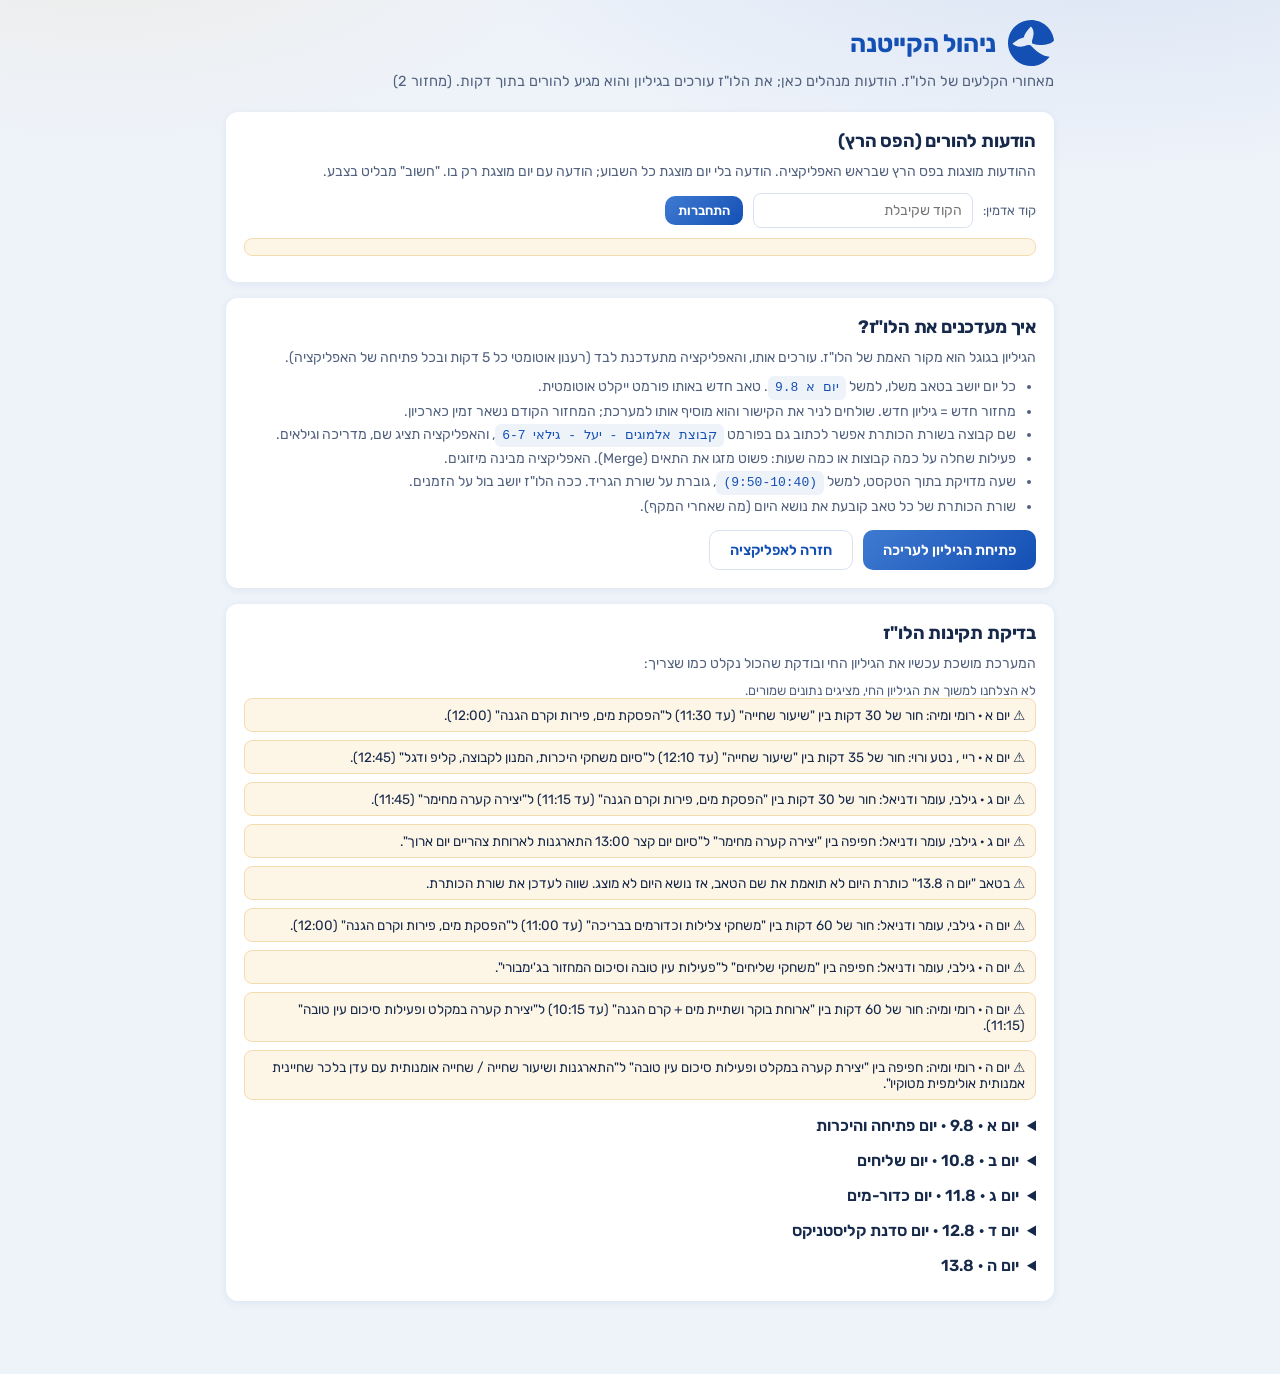
<file: admin.html>
<!DOCTYPE html>
<html lang="he" dir="rtl">
<head>
  <meta charset="UTF-8">
  <meta name="viewport" content="width=device-width, initial-scale=1">
  <title>ניהול — קייטנת פליפר רעננה</title>
  <meta name="robots" content="noindex">
  <link rel="icon" href="assets/favicon.svg" type="image/svg+xml">
  <link rel="preconnect" href="https://fonts.googleapis.com">
  <link rel="preconnect" href="https://fonts.gstatic.com" crossorigin>
  <link href="https://fonts.googleapis.com/css2?family=Rubik:wght@400;500;600;700&display=swap" rel="stylesheet">
  <link rel="stylesheet" href="css/style.css">
  <style>
    .admin-wrap { max-width: 860px; margin: 0 auto; padding: 20px 16px 60px; }
    .admin-head { display: flex; align-items: center; gap: 12px; margin-bottom: 6px; }
    .admin-head .logo { width: 46px; height: 46px; color: var(--brand); }
    .admin-head .logo svg { width: 100%; height: 100%; }
    .admin-head h1 { font-size: 25px; color: var(--brand); }
    .admin-sub { color: var(--ink-soft); font-size: 14.5px; margin-bottom: 22px; }
    .panel { background: #fff; border-radius: var(--radius); box-shadow: var(--shadow-soft); padding: 18px; margin-bottom: 16px; }
    .panel h2 { font-size: 18px; margin-bottom: 8px; }
    .panel p, .panel li { font-size: 14px; color: var(--ink-soft); line-height: 1.65; }
    .panel ol, .panel ul { padding-inline-start: 20px; margin-top: 6px; }
    .panel code { background: #eef3fa; border-radius: 6px; padding: 1px 7px; font-size: 13px; color: var(--brand); direction: ltr; display: inline-block; }
    .btn-row { display: flex; gap: 10px; flex-wrap: wrap; margin-top: 12px; }
    .btn {
      display: inline-flex; align-items: center; gap: 7px;
      background: linear-gradient(135deg, var(--brand-light), var(--brand));
      color: #fff; font-weight: 600; font-size: 14.5px;
      padding: 10px 20px; border-radius: 10px; text-decoration: none;
      border: 0; cursor: pointer;
    }
    .btn.ghost { background: #fff; color: var(--brand); border: 1.5px solid var(--line); }
    .btn.danger { background: #fff; color: #c0453c; border: 1.5px solid #ecc8c4; padding: 7px 13px; font-size: 13px; }
    .btn.small { padding: 7px 13px; font-size: 13px; }
    .btn:disabled { opacity: .5; cursor: default; }
    table.preview { width: 100%; border-collapse: collapse; font-size: 13px; margin-top: 10px; }
    table.preview th, table.preview td { border-bottom: 1px solid var(--line); padding: 6px 8px; text-align: right; vertical-align: top; }
    table.preview th { color: var(--ink-soft); font-weight: 600; background: #f5f8fc; }
    .warn-item { display: flex; gap: 8px; align-items: flex-start; padding: 8px 10px; border-radius: 8px; background: #fdf6e6; border: 1px solid #f3ddb0; margin-bottom: 8px; font-size: 13.5px; }
    .ok-item { background: #edf7ef; border-color: #c4e3c9; }
    .err-item { background: #fbeeec; border-color: #ecc8c4; }
    #status { font-size: 13px; color: var(--ink-soft); margin-top: 8px; }

    /* ניהול הודעות */
    .msg-form { display: grid; gap: 10px; grid-template-columns: 110px 1fr; align-items: center; margin-top: 12px; }
    .msg-form label { font-size: 13px; color: var(--ink-soft); }
    .msg-form input[type="text"], .msg-form select, .code-row input {
      font: inherit; font-size: 14px; color: var(--ink);
      border: 1.5px solid var(--line); border-radius: 8px; padding: 8px 10px; width: 100%;
      background: #fff;
    }
    .msg-form .check { display: flex; align-items: center; gap: 8px; font-size: 14px; color: var(--ink); }
    .code-row { display: flex; gap: 10px; align-items: center; margin-top: 10px; }
    .code-row input { max-width: 220px; }
    .msg-item {
      display: flex; gap: 10px; align-items: center;
      border: 1px solid var(--line); border-radius: 8px;
      padding: 8px 12px; margin-top: 8px; font-size: 14px;
      background: #fdfefe;
    }
    .msg-item.inactive { opacity: .5; }
    .msg-item .m-day {
      flex: 0 0 auto; font-size: 12px; font-weight: 600; color: var(--brand);
      background: #eef3fa; border-radius: 99px; padding: 3px 10px;
    }
    .msg-item .m-text { flex: 1; min-width: 0; }
    .msg-item .m-badge { font-size: 11px; font-weight: 700; color: #c0453c; }
    .msg-item .m-actions { display: flex; gap: 6px; flex: 0 0 auto; }
    .msg-item .mini {
      font-size: 12px; padding: 4px 9px; border-radius: 7px;
      border: 1px solid var(--line); background: #fff; cursor: pointer;
    }
    #msgs-disabled { margin-top: 10px; }
  </style>
</head>
<body>
  <div class="admin-wrap">
    <div class="admin-head">
      <div class="logo" id="admin-logo"></div>
      <h1>ניהול הקייטנה</h1>
    </div>
    <p class="admin-sub">מאחורי הקלעים של הלו"ז. הודעות מנהלים כאן; את הלו"ז עורכים בגיליון והוא מגיע להורים בתוך דקות.</p>

    <div class="panel">
      <h2>הודעות להורים (הפס הרץ)</h2>
      <p>ההודעות מוצגות בפס הרץ שבראש האפליקציה. הודעה בלי יום מוצגת כל השבוע; הודעה עם יום מוצגת רק בו. "חשוב" מבליט בצבע.</p>

      <div class="code-row">
        <label for="admin-code" style="font-size:13px;color:var(--ink-soft)">קוד אדמין:</label>
        <input type="password" id="admin-code" placeholder="הקוד שקיבלת" autocomplete="off">
        <button class="btn small" id="code-connect">התחברות</button>
      </div>

      <div id="msgs-disabled" class="warn-item" hidden></div>

      <div id="msgs-manager" hidden>
        <div class="msg-form">
          <label for="m-day">יום</label>
          <select id="m-day"><option value="">כל הימים</option></select>
          <label for="m-text">ההודעה</label>
          <input type="text" id="m-text" maxlength="300" placeholder="למשל: מחר להביא נעליים סגורות">
          <span></span>
          <span class="check"><input type="checkbox" id="m-important"> <label for="m-important">הודעה חשובה (מובלטת)</label></span>
          <span></span>
          <div class="btn-row" style="margin-top:0">
            <button class="btn small" id="m-add">הוספת הודעה</button>
          </div>
        </div>
        <div id="msgs-list"></div>
      </div>
    </div>

    <div class="panel">
      <h2>איך מעדכנים את הלו"ז?</h2>
      <p>הגיליון בגוגל הוא מקור האמת של הלו"ז. עורכים אותו, והאפליקציה מתעדכנת לבד (רענון אוטומטי כל 5 דקות ובכל פתיחה של האפליקציה).</p>
      <ul>
        <li>כל יום יושב בטאב משלו, למשל <code>יום א 9.8</code>. טאב חדש באותו פורמט ייקלט אוטומטית.</li>
        <li>מחזור חדש = גיליון חדש. שולחים לניר את הקישור והוא מוסיף אותו למערכת; המחזור הקודם נשאר זמין כארכיון.</li>
        <li>שם קבוצה בשורת הכותרת אפשר לכתוב גם בפורמט <code>קבוצת אלמוגים - יעל - גילאי 6-7</code>, והאפליקציה תציג שם, מדריכה וגילאים.</li>
        <li>פעילות שחלה על כמה קבוצות או כמה שעות: פשוט מזגו את התאים (Merge). האפליקציה מבינה מיזוגים.</li>
        <li>שעה מדויקת בתוך הטקסט, למשל <code>(9:50-10:40)</code>, גוברת על שורת הגריד. ככה הלו"ז יושב בול על הזמנים.</li>
        <li>שורת הכותרת של כל טאב קובעת את נושא היום (מה שאחרי המקף).</li>
      </ul>
      <div class="btn-row">
        <a class="btn" id="sheet-link" target="_blank" rel="noopener">פתיחת הגיליון לעריכה</a>
        <a class="btn ghost" href="index.html">חזרה לאפליקציה</a>
      </div>
    </div>

    <div class="panel">
      <h2>בדיקת תקינות הלו"ז</h2>
      <p>המערכת מושכת עכשיו את הגיליון החי ובודקת שהכול נקלט כמו שצריך:</p>
      <div id="status">טוען את הגיליון…</div>
      <div id="checks"></div>
      <div id="preview"></div>
    </div>
  </div>

  <script type="module">
    import { loadModel, israelNow, adminOp, fetchTickerMessages } from './js/data.js';
    import { hasSupabase, activeCycle } from './js/config.js';
    import { LOGO, categoryMeta } from './js/icons.js';
    import { sheetUrl } from './js/parser.js';

    document.getElementById('admin-logo').innerHTML = LOGO();
    const CYCLE = activeCycle(israelNow().date);
    document.getElementById('sheet-link').href = sheetUrl(CYCLE.sheetId);
    document.querySelector('.admin-sub').textContent += ` (${CYCLE.label})`;

    const $ = (id) => document.getElementById(id);
    const esc = (s) => String(s).replace(/&/g, '&amp;').replace(/</g, '&lt;').replace(/>/g, '&gt;');

    /* ---------- ניהול הודעות ---------- */

    const CODE_KEY = 'flipper.admin.code';
    let dayOptions = [];

    function renderMsgs(list) {
      $('msgs-list').innerHTML = list.length ? list.map((m) => `
        <div class="msg-item ${m.active ? '' : 'inactive'}" data-id="${m.id}">
          <span class="m-day">${m.day ? esc(m.day) : 'כל הימים'}</span>
          <span class="m-text">${esc(m.text)} ${m.level === 'important' ? '<span class="m-badge">חשוב</span>' : ''}</span>
          <span class="m-actions">
            <button class="mini" data-act="toggle">${m.active ? 'השהיה' : 'הפעלה'}</button>
            <button class="mini" data-act="delete">מחיקה</button>
          </span>
        </div>`).join('')
        : '<p style="margin-top:10px">אין עדיין הודעות. ההורים רואים בינתיים את הודעות ברירת המחדל (קרם הגנה, כובע, מים).</p>';
    }

    async function connectMsgs(code) {
      const list = await adminOp(code, 'list');
      localStorage.setItem(CODE_KEY, code);
      $('msgs-manager').hidden = false;
      $('msgs-disabled').hidden = true;
      renderMsgs(list);
    }

    $('code-connect').addEventListener('click', async () => {
      const code = $('admin-code').value.trim();
      if (!code) return;
      try { await connectMsgs(code); }
      catch (err) {
        $('msgs-disabled').hidden = false;
        $('msgs-disabled').className = 'warn-item err-item';
        $('msgs-disabled').textContent = '⚠️ ' + err.message;
      }
    });

    $('m-add').addEventListener('click', async () => {
      const text = $('m-text').value.trim();
      if (!text) return;
      const code = localStorage.getItem(CODE_KEY) || $('admin-code').value.trim();
      try {
        await adminOp(code, 'add', {
          day: $('m-day').value,
          text,
          level: $('m-important').checked ? 'important' : 'normal',
        });
        $('m-text').value = '';
        $('m-important').checked = false;
        renderMsgs(await adminOp(code, 'list'));
      } catch (err) { alert(err.message); }
    });

    $('msgs-list').addEventListener('click', async (e) => {
      const btn = e.target.closest('button[data-act]');
      if (!btn) return;
      const item = btn.closest('.msg-item');
      const id = item.dataset.id;
      const code = localStorage.getItem(CODE_KEY) || $('admin-code').value.trim();
      try {
        if (btn.dataset.act === 'delete') {
          if (!confirm('למחוק את ההודעה?')) return;
          await adminOp(code, 'delete', {}, id);
        } else {
          await adminOp(code, 'update', { active: item.classList.contains('inactive') }, id);
        }
        renderMsgs(await adminOp(code, 'list'));
      } catch (err) { alert(err.message); }
    });

    if (!hasSupabase()) {
      $('msgs-disabled').hidden = false;
      $('msgs-disabled').textContent = '⚠️ חיבור ההודעות עוד לא הופעל: חסר המפתח הציבורי של Supabase ב-js/config.js. עד אז הפס הרץ מציג הודעות ברירת מחדל.';
      document.querySelector('.code-row').style.display = 'none';
    } else {
      const saved = localStorage.getItem(CODE_KEY);
      if (saved) { $('admin-code').value = saved; connectMsgs(saved).catch(() => {}); }
    }

    /* ---------- תקינות הלו"ז ---------- */

    function validate(model) {
      const warns = [];
      for (const day of model.days) {
        if (!day.theme) warns.push(`בטאב "${day.tab}" כותרת היום לא תואמת את שם הטאב, אז נושא היום לא מוצג. שווה לעדכן את שורת הכותרת.`);
        for (const g of model.groups) {
          const mine = day.activities
            .filter((a) => a.cols.includes(g.col))
            .sort((a, b) => a.startMin - b.startMin);
          for (let i = 0; i < mine.length - 1; i++) {
            const gap = mine[i + 1].startMin - mine[i].endMin;
            if (gap >= 30) warns.push(`יום ${day.dayLetter} · ${g.name}: חור של ${gap} דקות בין "${mine[i].label}" (עד ${mine[i].end}) ל"${mine[i + 1].label}" (${mine[i + 1].start}).`);
            if (gap < 0) warns.push(`יום ${day.dayLetter} · ${g.name}: חפיפה בין "${mine[i].label}" ל"${mine[i + 1].label}".`);
          }
          const odd = mine.find((a) => a.endMin % 5 !== 0 || a.startMin % 5 !== 0);
          if (odd) warns.push(`יום ${day.dayLetter} · ${g.name}: שעה חריגה ב"${odd.label}" (${odd.start}–${odd.end}) — כנראה טעות הקלדה בגיליון.`);
        }
      }
      return warns;
    }

    loadModel((model) => {
      if (model.source === 'cache') return;
      // ימי הקייטנה גם לטופס ההודעות
      dayOptions = model.days.map((d) => d.dateLabel);
      $('m-day').innerHTML = '<option value="">כל הימים</option>' +
        model.days.map((d) => `<option value="${esc(d.dateLabel)}">יום ${d.dayLetter}׳ ${esc(d.dateLabel)}</option>`).join('');

      const status = $('status');
      status.textContent = model.source === 'live'
        ? `הגיליון נמשך בהצלחה. ${model.days.length} ימים, ${model.days.reduce((n, d) => n + d.activities.length, 0)} פעילויות.`
        : 'לא הצלחנו למשוך את הגיליון החי, מציגים נתונים שמורים.';

      const warns = validate(model);
      $('checks').innerHTML = warns.length
        ? warns.map((w) => `<div class="warn-item">⚠️ ${esc(w)}</div>`).join('')
        : '<div class="warn-item ok-item">✅ הכול נקלט נקי. אין הערות.</div>';

      $('preview').innerHTML = model.days.map((day) => `
        <details ${day.date === israelNow().date ? 'open' : ''}>
          <summary style="cursor:pointer;font-weight:600;padding:8px 0">יום ${day.dayLetter} · ${day.dateLabel}${day.theme ? ' · ' + esc(day.theme) : ''}</summary>
          <table class="preview">
            <tr><th>שעות</th><th>פעילות</th><th>קבוצות</th><th>סוג</th></tr>
            ${day.activities.map((a) => `
              <tr>
                <td dir="ltr" style="text-align:end">${a.start}–${a.end}</td>
                <td>${esc(a.label)}</td>
                <td>${a.cols.length === model.groups.length ? 'כולם' : esc(a.groups.join(', '))}</td>
                <td>${esc(categoryMeta(a.category).label)}</td>
              </tr>`).join('')}
          </table>
        </details>`).join('');
    }, CYCLE);
  </script>
</body>
</html>
</file>
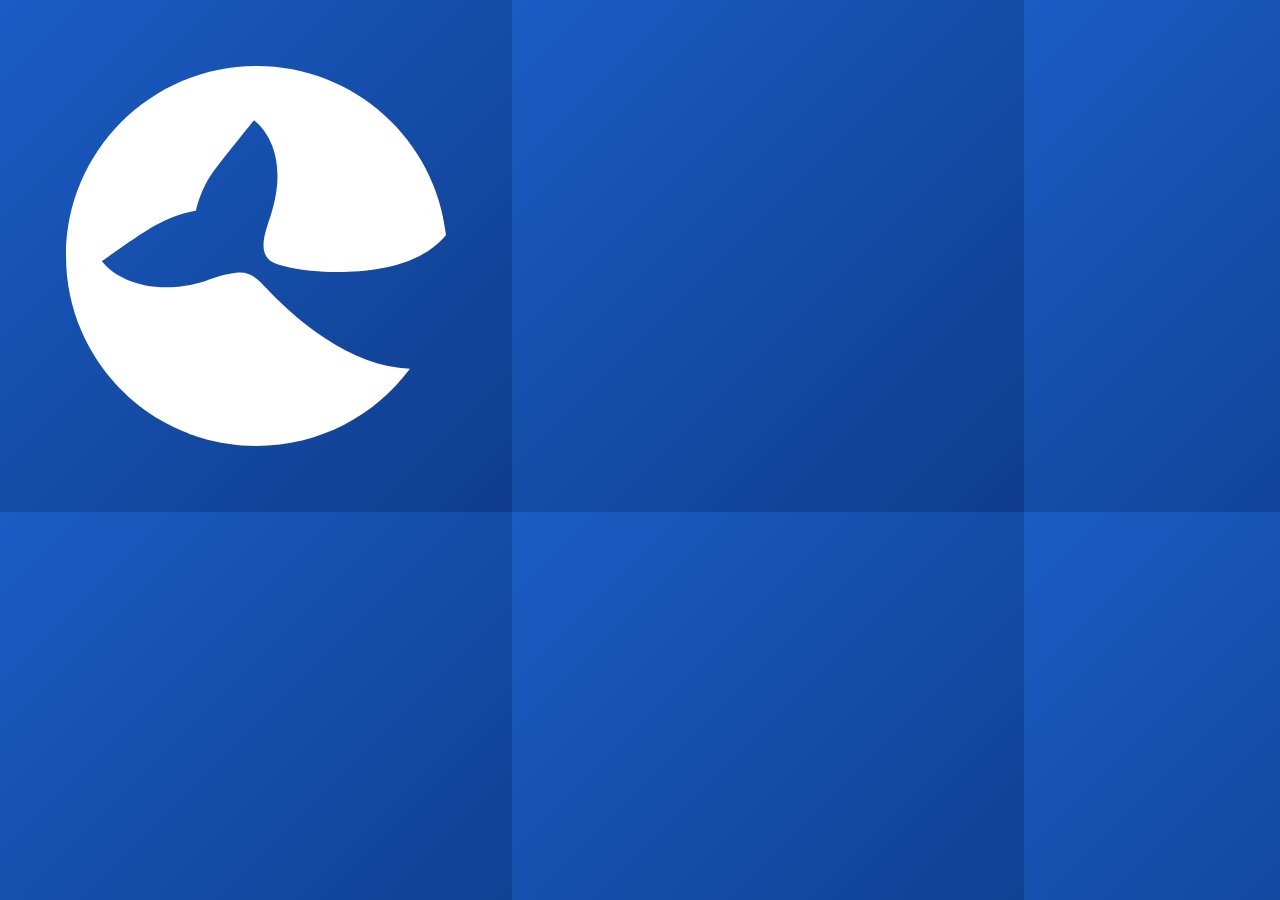
<file: assets/icon.html>
<!DOCTYPE html>
<html>
<head>
<meta charset="UTF-8">
<style>
  * { margin: 0; padding: 0; }
  html, body { width: 512px; height: 512px; overflow: hidden; }
  body {
    background: linear-gradient(135deg, #1a5cc4 0%, #0f3d8c 100%);
    display: grid; place-items: center;
  }
  svg { width: 380px; height: 380px; color: #fff; }
</style>
</head>
<body>
  <svg viewBox="0 0 234 234" fill="none">
    <path fill="currentColor" d="M125.878 92.6747C136.186 60.768 126.268 41.8987 115.791 33.3842C115.791 33.3842 98.2301 54.962 91.4058 64.1115C85.8165 71.5763 81.9429 80.6092 79.9801 89.1108C71.3491 90.4845 62.991 93.7892 54.8019 98.2603C46.2229 102.926 22.1495 120.162 22.1495 120.162C32.3144 133.238 57.0117 141.546 85.9595 132.357C91.9128 129.999 98.659 127.821 105.041 127.264C110.735 126.746 114.816 128.34 118.846 132.292C125.111 138.448 138.513 153.87 159.557 167.685C177.3 179.323 193.419 185.505 211.772 186.49C190.403 215.312 156.074 234 117.364 234C105.444 234 93.9276 232.225 83.0868 228.92C81.371 228.388 79.6682 227.831 78.0173 227.248H78.0043C77.2114 226.963 76.4315 226.665 75.6386 226.38C75.3656 226.276 75.0927 226.172 74.8327 226.069C69.2303 223.879 63.8099 221.287 58.6625 218.306C39.6326 207.329 23.9953 191.168 13.6615 171.768C13.6225 171.716 13.5965 171.664 13.5705 171.612C12.2706 169.163 11.0488 166.674 9.91791 164.108C9.90491 164.044 9.8529 163.953 9.82691 163.888C9.61893 163.46 9.44994 163.033 9.25497 162.592C3.30163 148.596 0 133.174 0 117C0 52.383 52.5402 0 117.351 0C177.807 0 227.579 45.5662 234 104.131C217.973 123.895 186.724 127.29 163.041 126.785C152.083 126.551 141.112 125.346 130.597 122.223C116.363 118.011 122.524 103.029 125.852 92.7136L125.878 92.6747Z"/>
  </svg>
</body>
</html>
</file>
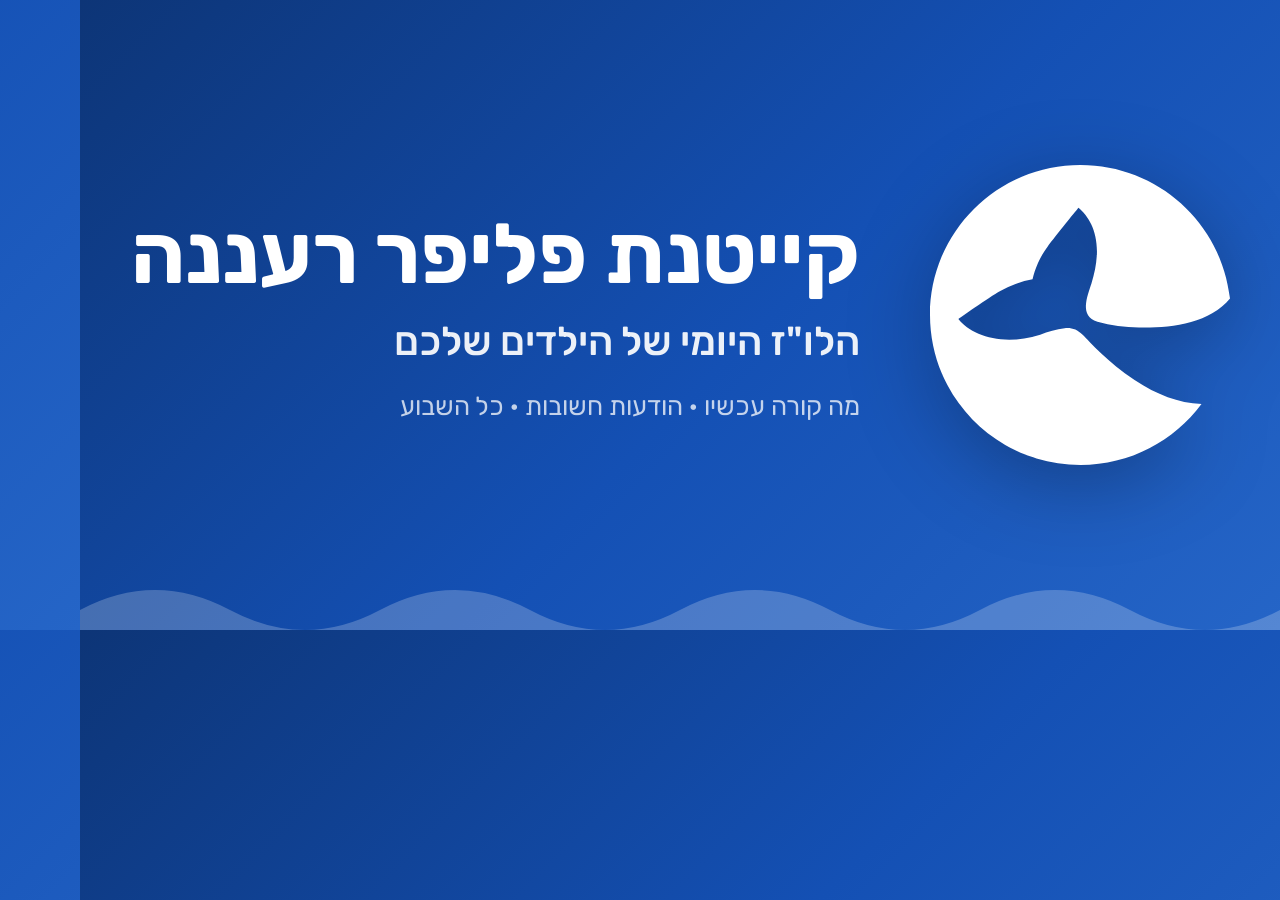
<file: assets/og.html>
<!DOCTYPE html>
<html lang="he" dir="rtl">
<head>
<meta charset="UTF-8">
<link href="https://fonts.googleapis.com/css2?family=Rubik:wght@500;700&display=swap" rel="stylesheet">
<style>
  * { margin: 0; padding: 0; box-sizing: border-box; }
  html, body { width: 1200px; height: 630px; overflow: hidden; }
  body {
    font-family: 'Rubik', sans-serif;
    background: linear-gradient(135deg, #0d3577 0%, #1450b4 55%, #2565c7 100%);
    display: flex; align-items: center; justify-content: center; gap: 70px;
    color: #fff; position: relative;
  }
  .waves { position: absolute; bottom: -40px; inset-inline: 0; opacity: .22; }
  .mark { width: 300px; height: 300px; color: #fff; filter: drop-shadow(0 18px 40px rgba(0,0,0,.28)); }
  .txt { text-align: right; }
  .txt .t1 { font-size: 84px; font-weight: 700; line-height: 1.1; }
  .txt .t2 { font-size: 40px; font-weight: 500; margin-top: 18px; opacity: .92; }
  .txt .t3 { font-size: 26px; margin-top: 26px; opacity: .75; }
</style>
</head>
<body>
  <svg class="mark" viewBox="0 0 234 234" fill="none">
    <path fill="currentColor" d="M125.878 92.6747C136.186 60.768 126.268 41.8987 115.791 33.3842C115.791 33.3842 98.2301 54.962 91.4058 64.1115C85.8165 71.5763 81.9429 80.6092 79.9801 89.1108C71.3491 90.4845 62.991 93.7892 54.8019 98.2603C46.2229 102.926 22.1495 120.162 22.1495 120.162C32.3144 133.238 57.0117 141.546 85.9595 132.357C91.9128 129.999 98.659 127.821 105.041 127.264C110.735 126.746 114.816 128.34 118.846 132.292C125.111 138.448 138.513 153.87 159.557 167.685C177.3 179.323 193.419 185.505 211.772 186.49C190.403 215.312 156.074 234 117.364 234C105.444 234 93.9276 232.225 83.0868 228.92C81.371 228.388 79.6682 227.831 78.0173 227.248H78.0043C77.2114 226.963 76.4315 226.665 75.6386 226.38C75.3656 226.276 75.0927 226.172 74.8327 226.069C69.2303 223.879 63.8099 221.287 58.6625 218.306C39.6326 207.329 23.9953 191.168 13.6615 171.768C13.6225 171.716 13.5965 171.664 13.5705 171.612C12.2706 169.163 11.0488 166.674 9.91791 164.108C9.90491 164.044 9.8529 163.953 9.82691 163.888C9.61893 163.46 9.44994 163.033 9.25497 162.592C3.30163 148.596 0 133.174 0 117C0 52.383 52.5402 0 117.351 0C177.807 0 227.579 45.5662 234 104.131C217.973 123.895 186.724 127.29 163.041 126.785C152.083 126.551 141.112 125.346 130.597 122.223C116.363 118.011 122.524 103.029 125.852 92.7136L125.878 92.6747Z"/>
  </svg>
  <div class="txt">
    <div class="t1">קייטנת פליפר רעננה</div>
    <div class="t2">הלו"ז היומי של הילדים שלכם</div>
    <div class="t3">מה קורה עכשיו · הודעות חשובות · כל השבוע</div>
  </div>
  <svg class="waves" viewBox="0 0 1200 120" preserveAspectRatio="none" height="120">
    <path d="M0 60 Q 75 20 150 60 T 300 60 T 450 60 T 600 60 T 750 60 T 900 60 T 1050 60 T 1200 60 V 120 H 0 Z" fill="#fff"/>
  </svg>
</body>
</html>
</file>
<file: css/style.css>
/* ============ קייטנת פליפר רעננה — עיצוב ============ */
/* עוגן המותג: כחול פליפר #1450B4 */

:root {
  --brand: #1450b4;
  --brand-deep: #0d3577;
  --brand-light: #3f7ad1;
  --ink: #16294a;
  --ink-soft: #52627e;
  --bg: #eef3fa;
  --card: #ffffff;
  --sun: #e8a83c;
  --coral: #e85d75;
  --line: #d8e2ef;
  --radius: 12px;
  --shadow: 0 6px 22px rgba(13, 53, 119, .10);
  --shadow-soft: 0 2px 9px rgba(13, 53, 119, .07);
  --min-px: 2.3;   /* פיקסלים לדקה בציר הזמן */
}

* { margin: 0; padding: 0; box-sizing: border-box; }

html { scroll-behavior: smooth; }

body {
  font-family: 'Rubik', system-ui, sans-serif;
  color: var(--ink);
  background:
    radial-gradient(1100px 460px at 85% -100px, rgba(20, 80, 180, .10), transparent 60%),
    radial-gradient(850px 400px at 8% -80px, rgba(232, 168, 60, .09), transparent 60%),
    var(--bg);
  min-height: 100vh;
  -webkit-font-smoothing: antialiased;
}

h1, h2, h3 { font-weight: 700; letter-spacing: -.01em; }

button { font: inherit; color: inherit; background: none; border: 0; cursor: pointer; -webkit-tap-highlight-color: transparent; }

svg { display: block; }

#gate[hidden], .ticker[hidden], .now-banner[hidden] { display: none; }

/* ============ שער כניסה ============ */

#gate {
  min-height: 100vh; min-height: 100dvh;
  display: flex; flex-direction: column; align-items: center; justify-content: center;
  padding: 28px 20px 40px;
  text-align: center;
  background:
    radial-gradient(950px 560px at 50% -180px, rgba(20, 80, 180, .16), transparent 65%),
    linear-gradient(180deg, #e6eef9 0%, #eef3fa 100%);
}

.gate-logo { width: 104px; height: 104px; color: var(--brand); filter: drop-shadow(0 10px 22px rgba(13, 53, 119, .30)); animation: float 4s ease-in-out infinite; }
.gate-logo svg { width: 100%; height: 100%; }

@keyframes float {
  0%, 100% { transform: translateY(0) rotate(-2deg); }
  50% { transform: translateY(-9px) rotate(2deg); }
}

.gate-title { font-size: 32px; margin-top: 18px; color: var(--brand); font-weight: 700; }
.gate-sub { font-size: 16.5px; color: var(--ink-soft); margin-top: 6px; max-width: 340px; }
.gate-question { margin-top: 30px; font-size: 20px; }
.gate-hint { color: var(--ink-soft); font-size: 14px; margin-top: 4px; }

.group-grid {
  display: grid; grid-template-columns: repeat(2, minmax(140px, 170px));
  gap: 12px; margin-top: 20px; width: 100%; max-width: 380px; justify-content: center;
}

.group-card {
  position: relative;
  background: var(--card);
  border: 2px solid transparent;
  border-radius: var(--radius);
  padding: 16px 10px 12px;
  box-shadow: var(--shadow-soft);
  display: flex; flex-direction: column; align-items: center; gap: 5px;
  transition: transform .15s ease, border-color .15s ease, box-shadow .15s ease;
}
.group-card:active { transform: scale(.96); }
.group-card .avatar { width: 56px; height: 56px; border-radius: 50%; display: grid; place-items: center; }
.group-card .avatar svg { width: 36px; height: 36px; }
.group-card .g-name { font-size: 16.5px; font-weight: 700; line-height: 1.15; text-align: center; }
.group-card .g-ages { font-size: 12px; color: var(--ink-soft); text-align: center; line-height: 1.3; }
.group-card .tick {
  position: absolute; top: 8px; inset-inline-start: 8px;
  width: 23px; height: 23px; border-radius: 50%;
  background: #e4ebf4; color: #fff; display: grid; place-items: center;
  font-size: 13px; transition: background .15s ease;
}
.group-card.selected { border-color: var(--gc, var(--brand)); box-shadow: var(--shadow); }
.group-card.selected .tick { background: var(--gc, var(--brand)); }

.gate-cta {
  margin-top: 28px;
  background: linear-gradient(135deg, var(--brand-light), var(--brand));
  color: #fff; font-size: 17px; font-weight: 600;
  padding: 13px 42px; border-radius: 14px;
  box-shadow: 0 8px 20px rgba(13, 53, 119, .32);
  transition: opacity .15s ease, transform .15s ease;
}
.gate-cta:disabled { opacity: .45; }
.gate-cta:not(:disabled):active { transform: scale(.97); }

/* ============ מבנה ראשי ============ */

#app[hidden] { display: none; }

.sticky-stack { position: sticky; top: 0; z-index: 50; }

.topbar {
  background: linear-gradient(135deg, var(--brand-deep) 0%, var(--brand) 60%, #2565c7 130%);
  color: #fff;
  padding: 10px 16px;
  display: flex; align-items: center; gap: 11px;
}
.topbar .logo { width: 38px; height: 38px; flex: 0 0 auto; color: #fff; }
.topbar .logo svg { width: 100%; height: 100%; }
.topbar .titles { flex: 1; min-width: 0; }
.topbar h1 { font-size: 18px; line-height: 1.15; font-weight: 700; }
.topbar .day-theme { font-size: 12.5px; opacity: .85; white-space: nowrap; overflow: hidden; text-overflow: ellipsis; }
.topbar .groups-btn {
  display: flex; align-items: center; gap: 6px;
  padding: 6px 10px; border-radius: 10px;
  background: rgba(255, 255, 255, .15);
  border: 1px solid rgba(255, 255, 255, .22);
  font-size: 12.5px; font-weight: 600; color: #fff;
  flex: 0 0 auto;
}
.groups-btn .g-avatars { display: flex; }
.groups-btn .g-mini {
  width: 24px; height: 24px; border-radius: 50%;
  display: grid; place-items: center;
  border: 1.5px solid #fff;
  margin-inline-start: -7px;
}
.groups-btn .g-mini:first-child { margin-inline-start: 0; }
.groups-btn .g-mini svg { width: 15px; height: 15px; }
.groups-btn .g-plus {
  width: 24px; height: 24px; border-radius: 50%;
  display: grid; place-items: center;
  border: 1.5px dashed rgba(255, 255, 255, .7);
  margin-inline-start: -7px;
  font-size: 14px; font-weight: 700; color: #fff;
  background: rgba(255, 255, 255, .12);
}

/* ============ טיקר הודעות ============ */

.ticker {
  background: #0a2a5e;
  color: #f3f6ee;
  overflow: hidden; position: relative;
  border-bottom: 2px solid rgba(63, 122, 209, .45);
}
.ticker-track {
  display: inline-flex; gap: 44px; align-items: center;
  padding: 8px 0;
  white-space: nowrap;
  animation: ticker var(--ticker-dur, 30s) linear infinite;
  will-change: transform;
}
.ticker:active .ticker-track, .ticker:hover .ticker-track { animation-play-state: paused; }
@keyframes ticker { from { transform: translateX(0); } to { transform: translateX(50%); } }

.ticker-item { display: inline-flex; align-items: center; gap: 8px; font-size: 14.5px; }
.ticker-item .dot { width: 7px; height: 7px; border-radius: 50%; background: var(--sun); flex: 0 0 auto; }
.ticker-item.important { color: #ffd98f; font-weight: 600; }
.ticker-item.important .dot { background: var(--coral); box-shadow: 0 0 0 3px rgba(232, 93, 117, .3); }

/* ============ ניווט ימים ============ */

.days {
  background: rgba(238, 243, 250, .93);
  backdrop-filter: blur(10px);
  border-bottom: 1px solid var(--line);
  display: flex; gap: 8px; padding: 9px 14px;
  overflow-x: auto; scrollbar-width: none;
}
.days::-webkit-scrollbar { display: none; }

.day-chip {
  flex: 0 0 auto;
  display: flex; flex-direction: column; align-items: center;
  padding: 6px 15px; border-radius: 10px;
  background: #fff; border: 1.5px solid var(--line);
  color: var(--ink-soft);
  transition: all .15s ease;
}
.day-chip .d-letter { font-weight: 700; font-size: 14.5px; color: var(--ink); }
.day-chip .d-date { font-size: 11.5px; }
.day-chip.active {
  background: linear-gradient(135deg, var(--brand-light), var(--brand));
  border-color: transparent; color: rgba(255, 255, 255, .85);
  box-shadow: 0 4px 12px rgba(13, 53, 119, .28);
}
.day-chip.active .d-letter { color: #fff; }
.day-chip.today:not(.active) { border-color: var(--sun); }
.day-chip.today .d-letter::after { content: '●'; font-size: 7px; color: var(--sun); vertical-align: super; margin-inline-start: 3px; }

/* ============ באנר "עכשיו" ============ */

.now-banner {
  margin: 14px 14px 0;
  border-radius: var(--radius);
  background: linear-gradient(120deg, #fdf6e6, #ffffff 70%);
  border: 1.5px solid #f3ddb0;
  box-shadow: var(--shadow-soft);
  padding: 12px 14px;
  display: flex; flex-direction: column; gap: 10px;
}
.now-banner .nb-head { display: flex; align-items: center; gap: 8px; font-size: 13px; font-weight: 600; color: #a8721e; }
.now-banner .pulse {
  width: 10px; height: 10px; border-radius: 50%; background: var(--coral);
  animation: pulse 1.6s ease-out infinite;
}
@keyframes pulse {
  0% { box-shadow: 0 0 0 0 rgba(232, 93, 117, .5); }
  100% { box-shadow: 0 0 0 12px rgba(232, 93, 117, 0); }
}
.nb-row { display: flex; align-items: center; gap: 10px; }
.nb-row .nb-icon {
  width: 40px; height: 40px; border-radius: 10px; flex: 0 0 auto;
  display: grid; place-items: center;
}
.nb-row .nb-icon svg { width: 24px; height: 24px; }
.nb-row .nb-info { flex: 1; min-width: 0; }
.nb-row .nb-group { font-size: 12px; font-weight: 600; }
.nb-row .nb-label { font-size: 15px; font-weight: 500; line-height: 1.25; }
.nb-row .nb-time { font-size: 12px; color: var(--ink-soft); direction: ltr; text-align: right; }
.nb-progress { height: 5px; border-radius: 99px; background: #edf1f6; overflow: hidden; margin-top: 5px; }
.nb-progress > i { display: block; height: 100%; border-radius: 99px; background: linear-gradient(90deg, var(--brand-light), var(--brand)); }

/* ============ ציר זמן ============ */

.tl-scroll { overflow-x: auto; scroll-snap-type: x proximity; }
.timeline {
  display: flex; gap: 10px;
  padding: 16px 6px 30px 14px;
  min-width: min-content;
}

.tl-gutter {
  flex: 0 0 40px;
  position: relative;
}
.tl-mark {
  position: absolute; inset-inline-start: 0; width: 100%;
  font-size: 11px; color: var(--ink-soft);
  transform: translateY(-50%);
  text-align: center;
}
.tl-mark::after {
  content: ''; position: absolute; top: 50%; inset-inline-end: -8px;
  width: 6px; height: 1px; background: var(--line);
}
.tl-mark.hour { font-weight: 600; color: var(--ink); }

.tl-col { flex: 1 1 0; min-width: 0; position: relative; }
.timeline.multi .tl-col { min-width: min(39vw, 300px); }
.timeline.multi3 .tl-col { min-width: min(56vw, 300px); scroll-snap-align: center; }

.tl-col-head {
  display: flex; align-items: center; justify-content: center; gap: 8px;
  padding: 6px 10px; margin-bottom: 8px;
  border-radius: 10px;
  background: var(--gsoft); color: var(--gcol);
  font-size: 14px;
  border: 1.5px solid color-mix(in srgb, var(--gcol) 28%, transparent);
}
.tl-col-head svg { width: 22px; height: 22px; flex: 0 0 auto; }
.tl-col-head .head-txt { display: flex; flex-direction: column; align-items: flex-start; min-width: 0; }
.tl-col-head .head-name { font-weight: 700; line-height: 1.15; font-size: 13.5px; }
.tl-col-head .head-sub { font-size: 10.5px; opacity: .8; line-height: 1.2; }
.tl-col-head.ghost { visibility: hidden; }

.tl-canvas { position: relative; }

.tl-line {
  position: absolute; inset-inline: 0; height: 1px;
  background: var(--line); opacity: .55;
}

.act {
  position: absolute; inset-inline: 2px;
  border-radius: 10px;
  background: var(--soft);
  border: 1px solid color-mix(in srgb, var(--col) 26%, transparent);
  border-inline-start: 4px solid var(--col);
  padding: 6px 9px;
  display: flex; gap: 8px; align-items: flex-start;
  overflow: hidden;
  box-shadow: var(--shadow-soft);
  transition: box-shadow .2s ease;
}
.act .a-icon {
  color: var(--col); flex: 0 0 auto;
  width: 27px; height: 27px; border-radius: 8px;
  background: color-mix(in srgb, var(--col) 11%, #fff);
  display: grid; place-items: center;
  margin-top: 1px;
}
.act .a-icon svg { width: 18px; height: 18px; }
.act .a-body { min-width: 0; }
.act .a-time { font-size: 11px; font-weight: 600; color: var(--col); letter-spacing: .2px; direction: ltr; text-align: right; }
.act .a-label { font-size: 13.5px; font-weight: 500; line-height: 1.22; color: var(--ink); }
.act.compact { padding-top: 4px; padding-bottom: 4px; align-items: center; }
.act.compact .a-icon { width: 21px; height: 21px; }
.act.compact .a-icon svg { width: 14px; height: 14px; }
.act.compact .a-label { font-size: 12px; white-space: nowrap; overflow: hidden; text-overflow: ellipsis; }
.act.compact .a-time { font-size: 10px; }
.act.lane { padding-inline: 6px; }
.act.lane .a-label { white-space: normal; font-size: 11.5px; line-height: 1.2; }
.act.lane .a-icon { display: none; }

.act.now-active {
  box-shadow: 0 0 0 2px var(--col), 0 8px 20px color-mix(in srgb, var(--col) 32%, transparent);
  animation: glow 2.4s ease-in-out infinite;
  z-index: 3;
}
@keyframes glow {
  0%, 100% { box-shadow: 0 0 0 2px var(--col), 0 7px 18px color-mix(in srgb, var(--col) 28%, transparent); }
  50% { box-shadow: 0 0 0 3px var(--col), 0 9px 26px color-mix(in srgb, var(--col) 46%, transparent); }
}
.act .now-tag {
  position: absolute; bottom: 5px; inset-inline-end: 7px;
  background: var(--coral); color: #fff;
  font-size: 9.5px; font-weight: 700;
  padding: 2px 7px; border-radius: 99px;
  letter-spacing: .3px;
}

/* קו "עכשיו" רוחבי */
.now-line {
  position: absolute; inset-inline: 0; height: 0;
  border-top: 2px dashed var(--coral);
  z-index: 4; pointer-events: none;
}
.now-line::before {
  content: '';
  position: absolute; inset-inline-start: -7px; top: -6px;
  width: 10px; height: 10px; border-radius: 50%;
  background: var(--coral);
  box-shadow: 0 0 0 3px rgba(232, 93, 117, .3);
}

/* קו איסוף */
.pickup-line {
  position: absolute; inset-inline: 0;
  border-top: 1.5px dashed #94a3b8;
  z-index: 2; pointer-events: none;
}
.pickup-line span {
  position: absolute; top: -9px; inset-inline-start: 50%; transform: translateX(50%);
  background: #f1f5f9; color: #475569;
  font-size: 10px; font-weight: 600;
  padding: 1px 9px; border-radius: 99px;
  border: 1px solid #cbd5e1;
  white-space: nowrap;
}

/* ============ תחתית ============ */

.legend {
  margin: 6px 14px 20px;
  background: #fff; border-radius: var(--radius);
  box-shadow: var(--shadow-soft);
  padding: 14px 16px;
}
.legend h3 { font-size: 15px; margin-bottom: 10px; }
.legend-grid { display: grid; grid-template-columns: repeat(auto-fill, minmax(150px, 1fr)); gap: 8px; }
.legend-item { display: flex; align-items: center; gap: 8px; font-size: 12.5px; color: var(--ink-soft); }
.legend-item .sw {
  width: 25px; height: 25px; border-radius: 7px; flex: 0 0 auto;
  display: grid; place-items: center;
}
.legend-item .sw svg { width: 16px; height: 16px; }

.hours-note {
  margin: 0 14px 16px;
  display: flex; gap: 10px; justify-content: center;
  font-size: 12.5px; color: var(--ink-soft);
}
.hours-note b { color: var(--ink); }
.hours-note .pill { background: #fff; border: 1px solid var(--line); border-radius: 99px; padding: 5px 14px; }

footer.credit {
  text-align: center; font-size: 11.5px; color: #8199b8;
  padding: 0 14px 26px;
}
footer.credit a { color: inherit; }

.sync-note { text-align: center; font-size: 11px; color: #91a7c4; padding: 4px 14px 6px; cursor: pointer; -webkit-tap-highlight-color: transparent; }
.sync-note:active { color: var(--brand); }
.cycle-bar { text-align: center; font-size: 11.5px; color: #91a7c4; padding-bottom: 10px; }
.cycle-bar a { color: var(--brand-light); }
.sync-note.stale { color: #c9871f; }

/* ============ תפריט הגדרות (bottom sheet) ============ */

.sheet-backdrop {
  position: fixed; inset: 0; z-index: 90;
  background: rgba(10, 30, 66, .45);
  opacity: 0; pointer-events: none; transition: opacity .2s ease;
}
.sheet-backdrop.open { opacity: 1; pointer-events: auto; }

.settings-sheet {
  position: fixed; inset-inline: 0; bottom: 0; z-index: 95;
  background: #fff; border-radius: 18px 18px 0 0;
  padding: 10px 18px calc(20px + env(safe-area-inset-bottom));
  transform: translateY(105%); transition: transform .25s cubic-bezier(.3, .9, .3, 1);
  box-shadow: 0 -10px 40px rgba(10, 30, 66, .25);
  max-height: 82vh; overflow-y: auto;
}
.settings-sheet.open { transform: translateY(0); }
.sheet-handle { width: 44px; height: 5px; border-radius: 99px; background: #dbe4ee; margin: 4px auto 14px; }
.settings-sheet h2 { font-size: 19px; margin-bottom: 4px; }
.settings-sheet .s-sub { font-size: 13.5px; color: var(--ink-soft); margin-bottom: 14px; }
.settings-sheet .group-grid { max-width: none; margin-top: 4px; }
.sheet-save {
  width: 100%; margin-top: 18px;
  background: linear-gradient(135deg, var(--brand-light), var(--brand));
  color: #fff; font-size: 16px; font-weight: 600;
  padding: 13px; border-radius: 12px;
}
.sheet-links { margin-top: 14px; text-align: center; font-size: 12.5px; }
.sheet-links a { color: var(--ink-soft); }

/* ============ מסכים רחבים ============ */

@media (min-width: 760px) {
  .topbar { padding-inline: max(24px, calc((100vw - 1060px) / 2)); }
  .days { padding-inline: max(24px, calc((100vw - 1060px) / 2)); justify-content: center; }
  .now-banner, .legend, .hours-note { max-width: 1060px; margin-inline: auto; }
  .now-banner { margin-top: 18px; }
  .now-banner .nb-rows { display: grid; grid-template-columns: repeat(auto-fit, minmax(280px, 1fr)); gap: 10px 22px; }
  .timeline { max-width: 1080px; margin-inline: auto; padding-inline: 24px; }
  .timeline.multi .tl-col, .timeline.multi3 .tl-col { min-width: 0; }
  .group-grid { grid-template-columns: repeat(4, 150px); max-width: none; }
}

@media (prefers-reduced-motion: reduce) {
  .gate-logo, .now-banner .pulse, .act.now-active { animation: none; }
  .ticker-track { animation-duration: 60s; }
}
</file>
